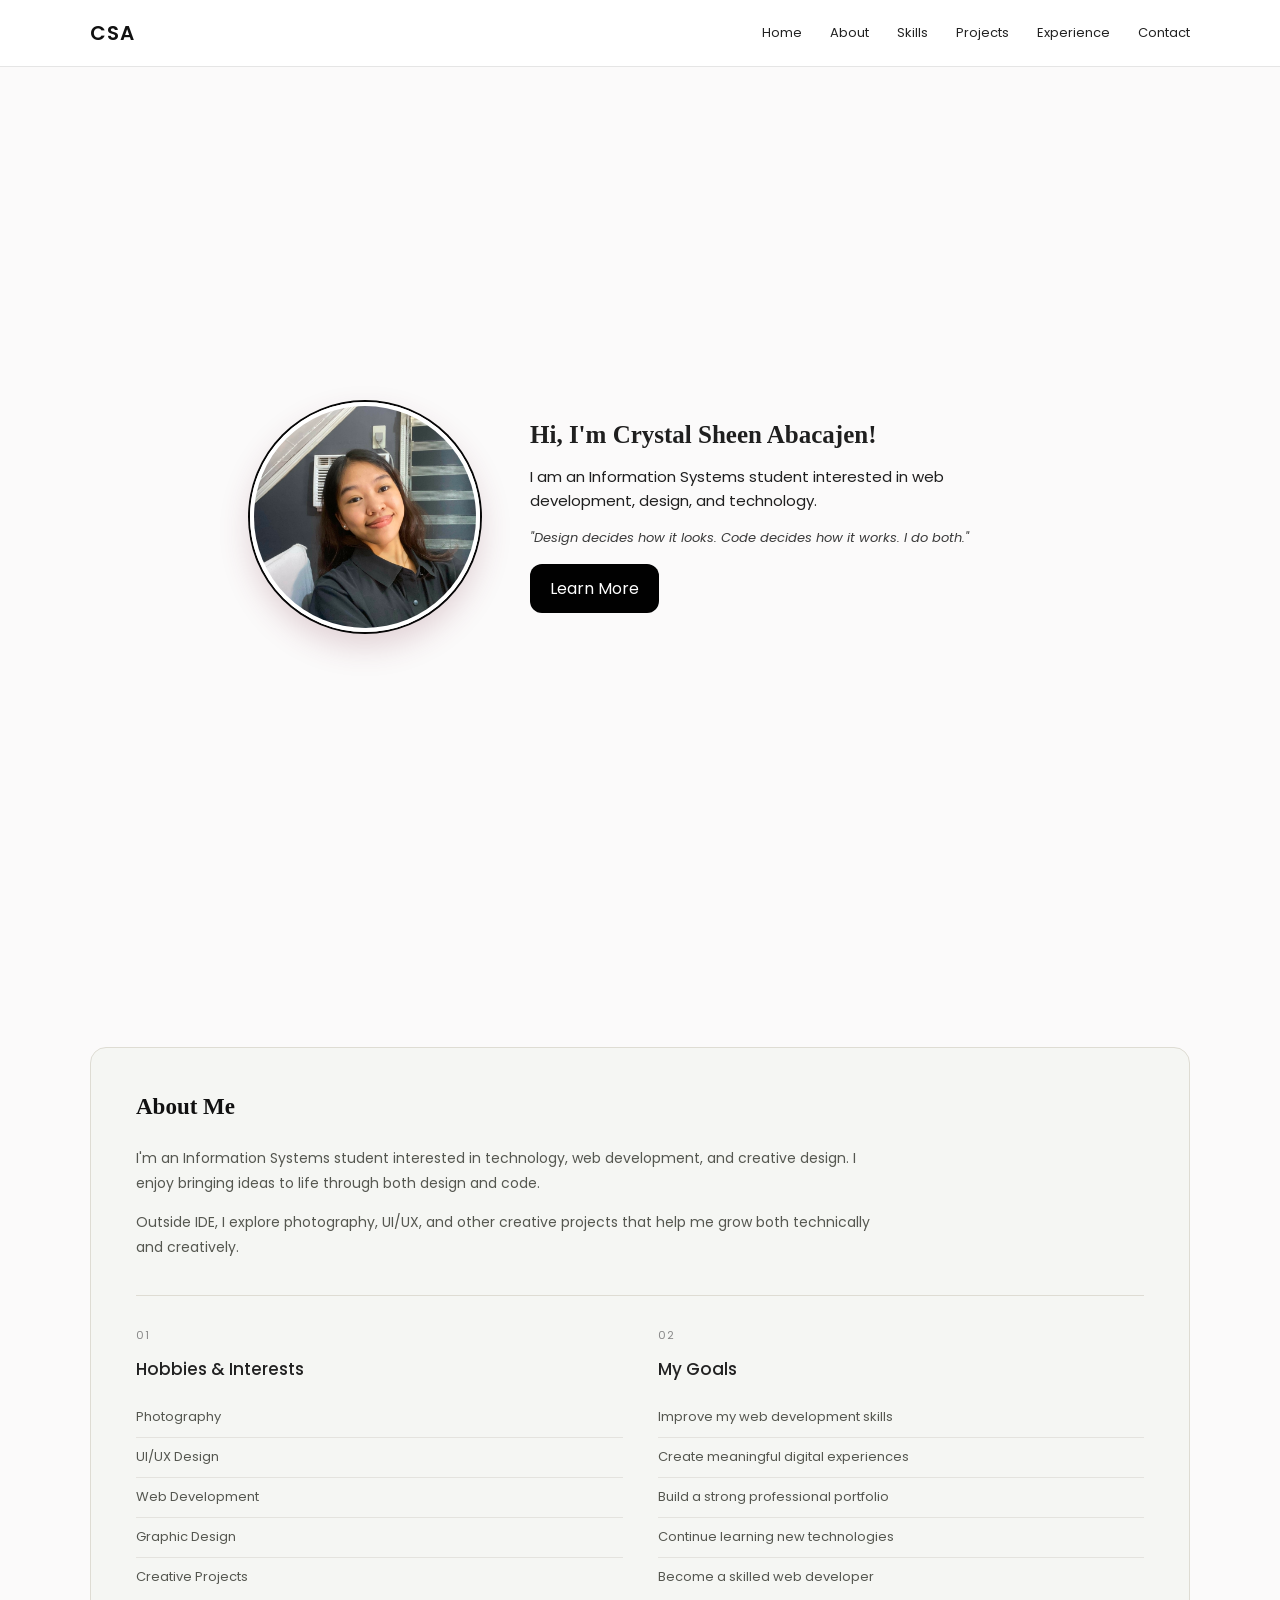
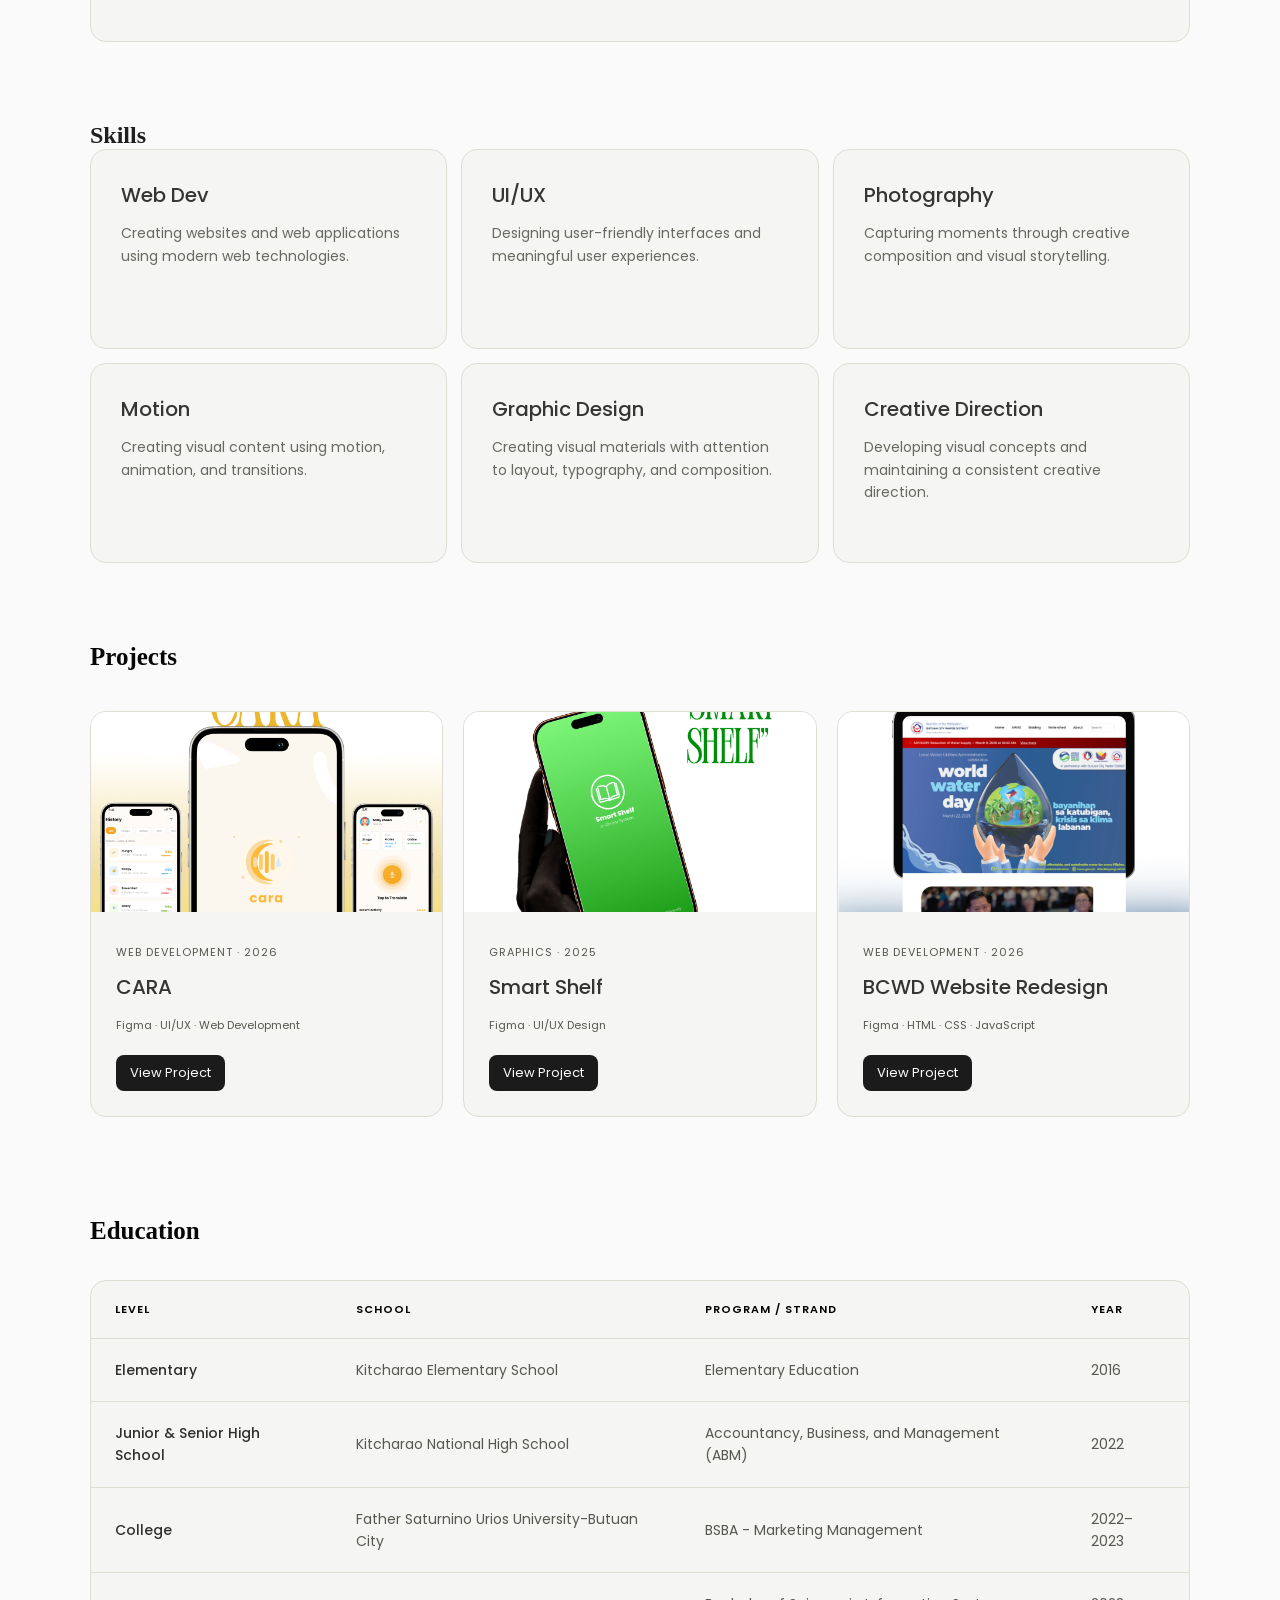
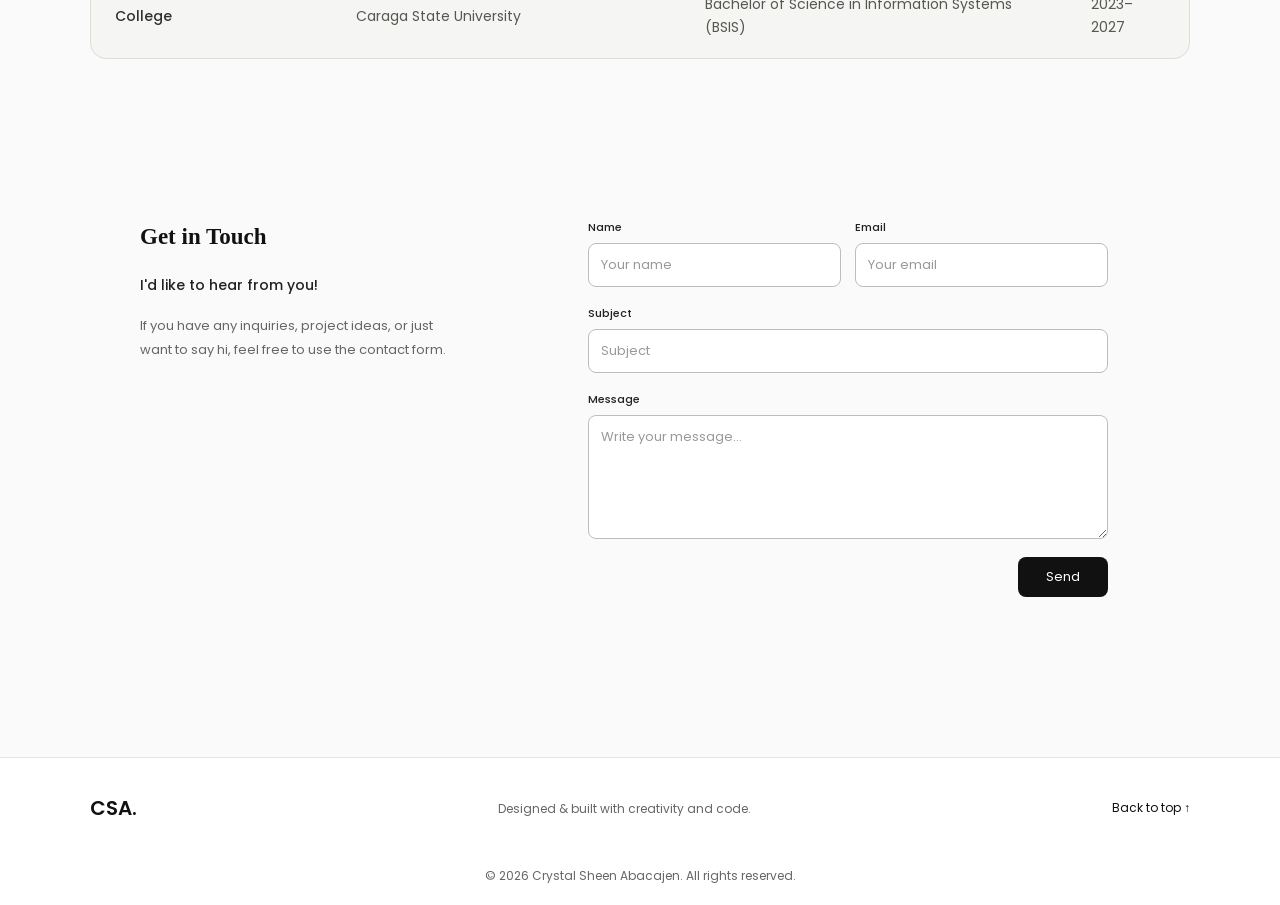
<file: index.html>
<!doctype html>
<html lang="en">
  <head>
    <meta charset="UTF-8" />
    <meta name="viewport" content="width=device-width, initial-scale=1.0" />

    <title>Crystal Sheen Abacajen | Portfolio</title>

    <link rel="stylesheet" href="style.css" />

    <link
      href="https://fonts.googleapis.com/css2?family=Poppins:wght@400;500;600&display=swap"
      rel="stylesheet"
    />
  </head>

  <body>
    <!-- Navigation -->
    <nav class="navbar">
      <div class="nav-container">
        <a href="#home" class="nav-logo"> CSA</a>

        <div class="nav-links">
          <a href="#home">Home</a>
          <a href="#about">About</a>
          <a href="#skills">Skills</a>
          <a href="#projects">Projects</a>
          <a href="#experience">Experience</a>
          <a href="#contact">Contact</a>
        </div>
      </div>
    </nav>
    <!-- Introduction -->
    <section id="home" class="intro">
      <img src="images/profile.jpg" alt="Crystal Sheen Abacajen" />

      <div class="intro-text">
        <h1>Hi, I'm Crystal Sheen Abacajen!</h1>

        <p>
          I am an Information Systems student interested in web development,
          design, and technology.
        </p>

        <p class="tagline">
          "Design decides how it looks. Code decides how it works. I do both."
        </p>

        <a href="#about">Learn More</a>
      </div>
    </section>

    <!-- About Me -->
    <section id="about" class="about">
      <div class="about-heading">
        <h2>About Me<span></span></h2>
      </div>

      <div class="about-description">
        <p>
          I'm an Information Systems student interested in technology, web
          development, and creative design. I enjoy bringing ideas to life
          through both design and code.
        </p>

        <p>
          Outside IDE, I explore photography, UI/UX, and other creative projects
          that help me grow both technically and creatively.
        </p>
      </div>

      <div class="about-grid">
        <div class="about-block">
          <span class="about-number">01</span>
          <h3>Hobbies & Interests</h3>

          <ul>
            <li>Photography</li>
            <li>UI/UX Design</li>
            <li>Web Development</li>
            <li>Graphic Design</li>
            <li>Creative Projects</li>
          </ul>
        </div>

        <div class="about-block">
          <span class="about-number">02</span>
          <h3>My Goals</h3>

          <ul>
            <li>Improve my web development skills</li>
            <li>Create meaningful digital experiences</li>
            <li>Build a strong professional portfolio</li>
            <li>Continue learning new technologies</li>
            <li>Become a skilled web developer</li>
          </ul>
        </div>
      </div>
    </section>

    <!-- Skills -->
    <section id="skills" class="skills">
      <h2>Skills</h2>

      <div class="skills-container">
        <!-- Web Development -->
        <div class="skill-card">
          <div class="card-inner">
            <div class="card-front">
              <h3>Web Dev</h3>

              <p>
                Creating websites and web applications using modern web
                technologies.
              </p>
            </div>

            <div class="card-back">
              <img src="images/image1.jpg" alt="Web Development" />
            </div>
          </div>
        </div>

        <!-- UI/UX -->
        <div class="skill-card">
          <div class="card-inner">
            <div class="card-front">
              <h3>UI/UX</h3>

              <p>
                Designing user-friendly interfaces and meaningful user
                experiences.
              </p>
            </div>

            <div class="card-back">
              <img src="images/image2.jpg" alt="UI UX Design" />
            </div>
          </div>
        </div>

        <!-- Photography -->
        <div class="skill-card">
          <div class="card-inner">
            <div class="card-front">
              <h3>Photography</h3>

              <p>
                Capturing moments through creative composition and visual
                storytelling.
              </p>
            </div>

            <div class="card-back">
              <img src="images/image3.jpg" alt="Photography" />
            </div>
          </div>
        </div>

        <!-- Motion -->
        <div class="skill-card">
          <div class="card-inner">
            <div class="card-front">
              <h3>Motion</h3>

              <p>
                Creating visual content using motion, animation, and
                transitions.
              </p>
            </div>

            <div class="card-back">
              <img src="images/image4.jpg" alt="Motion Design" />
            </div>
          </div>
        </div>

        <!-- Graphic Design -->
        <div class="skill-card">
          <div class="card-inner">
            <div class="card-front">
              <h3>Graphic Design</h3>

              <p>
                Creating visual materials with attention to layout, typography,
                and composition.
              </p>
            </div>

            <div class="card-back">
              <img src="images/image5.jpg" alt="Graphic Design" />
            </div>
          </div>
        </div>

        <!-- Creative Direction -->
        <div class="skill-card">
          <div class="card-inner">
            <div class="card-front">
              <h3>Creative Direction</h3>

              <p>
                Developing visual concepts and maintaining a consistent creative
                direction.
              </p>
            </div>

            <div class="card-back">
              <img src="images/image6.jpg" alt="Creative Direction" />
            </div>
          </div>
        </div>
      </div>
    </section>

    <!-- Projects -->
    <section id="projects" class="projects">
      <h2>Projects</h2>
      <div class="projects-container">
        <!-- CARA -->
        <div class="project-card">
          <img src="images/cara-view.png" alt="CARA project" />

          <div class="project-info">
            <p class="project-type">WEB DEVELOPMENT · 2026</p>

            <h3>CARA</h3>

            <p class="technologies">Figma · UI/UX · Web Development</p>

            <a href="cara.html" class="project-link"> View Project </a>
          </div>
        </div>

        <!-- Smart Shelf -->
        <div class="project-card">
          <img src="images/smart-shelf-view.png" alt="Smart Shelf project" />
          <div class="project-info">
            <p class="project-type">GRAPHICS · 2025</p>

            <h3>Smart Shelf</h3>

            <p class="technologies">Figma · UI/UX Design</p>

            <a href="smartshelf.html" class="project-link"> View Project </a>
          </div>
        </div>

        <!-- BCWD -->
        <div class="project-card">
          <img src="images/bcwd-view.png" alt="BCWD website redesign" />
          <div class="project-info">
            <p class="project-type">WEB DEVELOPMENT · 2026</p>

            <h3>BCWD Website Redesign</h3>

            <p class="technologies">Figma · HTML · CSS · JavaScript</p>

            <a href="bcwd.html" class="project-link"> View Project </a>
          </div>
        </div>
      </div>
    </section>

    <!-- Education & Experience -->
    <section id="experience" class="education">
      <h2>Education</h2>

      <div class="table-container">
        <table>
          <thead>
            <tr>
              <th>Level</th>
              <th>School</th>
              <th>Program / Strand</th>
              <th>Year</th>
            </tr>
          </thead>

          <tbody>
            <tr>
              <td>Elementary</td>
              <td>Kitcharao Elementary School</td>
              <td>Elementary Education</td>
              <td>2016</td>
            </tr>

            <tr>
              <td>Junior & Senior High School</td>
              <td>Kitcharao National High School</td>
              <td>Accountancy, Business, and Management (ABM)</td>
              <td>2022</td>
            </tr>

            <tr>
              <td>College</td>
              <td>Father Saturnino Urios University-Butuan City</td>
              <td>BSBA - Marketing Management</td>
              <td>2022–2023</td>
            </tr>

            <tr>
              <td>College</td>
              <td>Caraga State University</td>
              <td>Bachelor of Science in Information Systems (BSIS)</td>
              <td>2023–2027</td>
            </tr>
          </tbody>
        </table>
      </div>
    </section>

    <!-- Contact -->
    <section id="contact" class="contact">
      <div class="contact-container">
        <!-- Contact Information -->
        <div class="contact-info">
          <h2>Get in Touch</h2>

          <h3>I'd like to hear from you!</h3>

          <p>
            If you have any inquiries, project ideas, or just want to say hi,
            feel free to use the contact form.
          </p>
        </div>

        <!-- Contact Form -->
        <form class="contact-form">
          <!-- Name + Email -->
          <div class="form-row">
            <div class="form-group">
              <label for="name">Name</label>

              <input
                type="text"
                id="name"
                name="name"
                placeholder="Your name"
                required
              />
            </div>

            <div class="form-group">
              <label for="email">Email</label>

              <input
                type="email"
                id="email"
                name="email"
                placeholder="Your email"
                required
              />
            </div>
          </div>

          <!-- Subject -->
          <div class="form-group">
            <label for="subject">Subject</label>

            <input
              type="text"
              id="subject"
              name="subject"
              placeholder="Subject"
              required
            />
          </div>

          <!-- Message -->
          <div class="form-group">
            <label for="message">Message</label>

            <textarea
              id="message"
              name="message"
              rows="5"
              placeholder="Write your message..."
              required
            ></textarea>
          </div>

          <!-- Send -->
          <button type="submit" class="send-button">Send</button>
        </form>
      </div>
    </section>

    <!-- Footer -->
    <footer class="footer">
      <div class="footer-container">
        <a href="#home" class="footer-logo">CSA.</a>

        <p>Designed & built with creativity and code.</p>

        <a href="#home" class="back-to-top">Back to top ↑</a>
      </div>

      <div class="footer-bottom">
        <p>&copy; 2026 Crystal Sheen Abacajen. All rights reserved.</p>
      </div>
    </footer>
  </body>
</html>
</file>
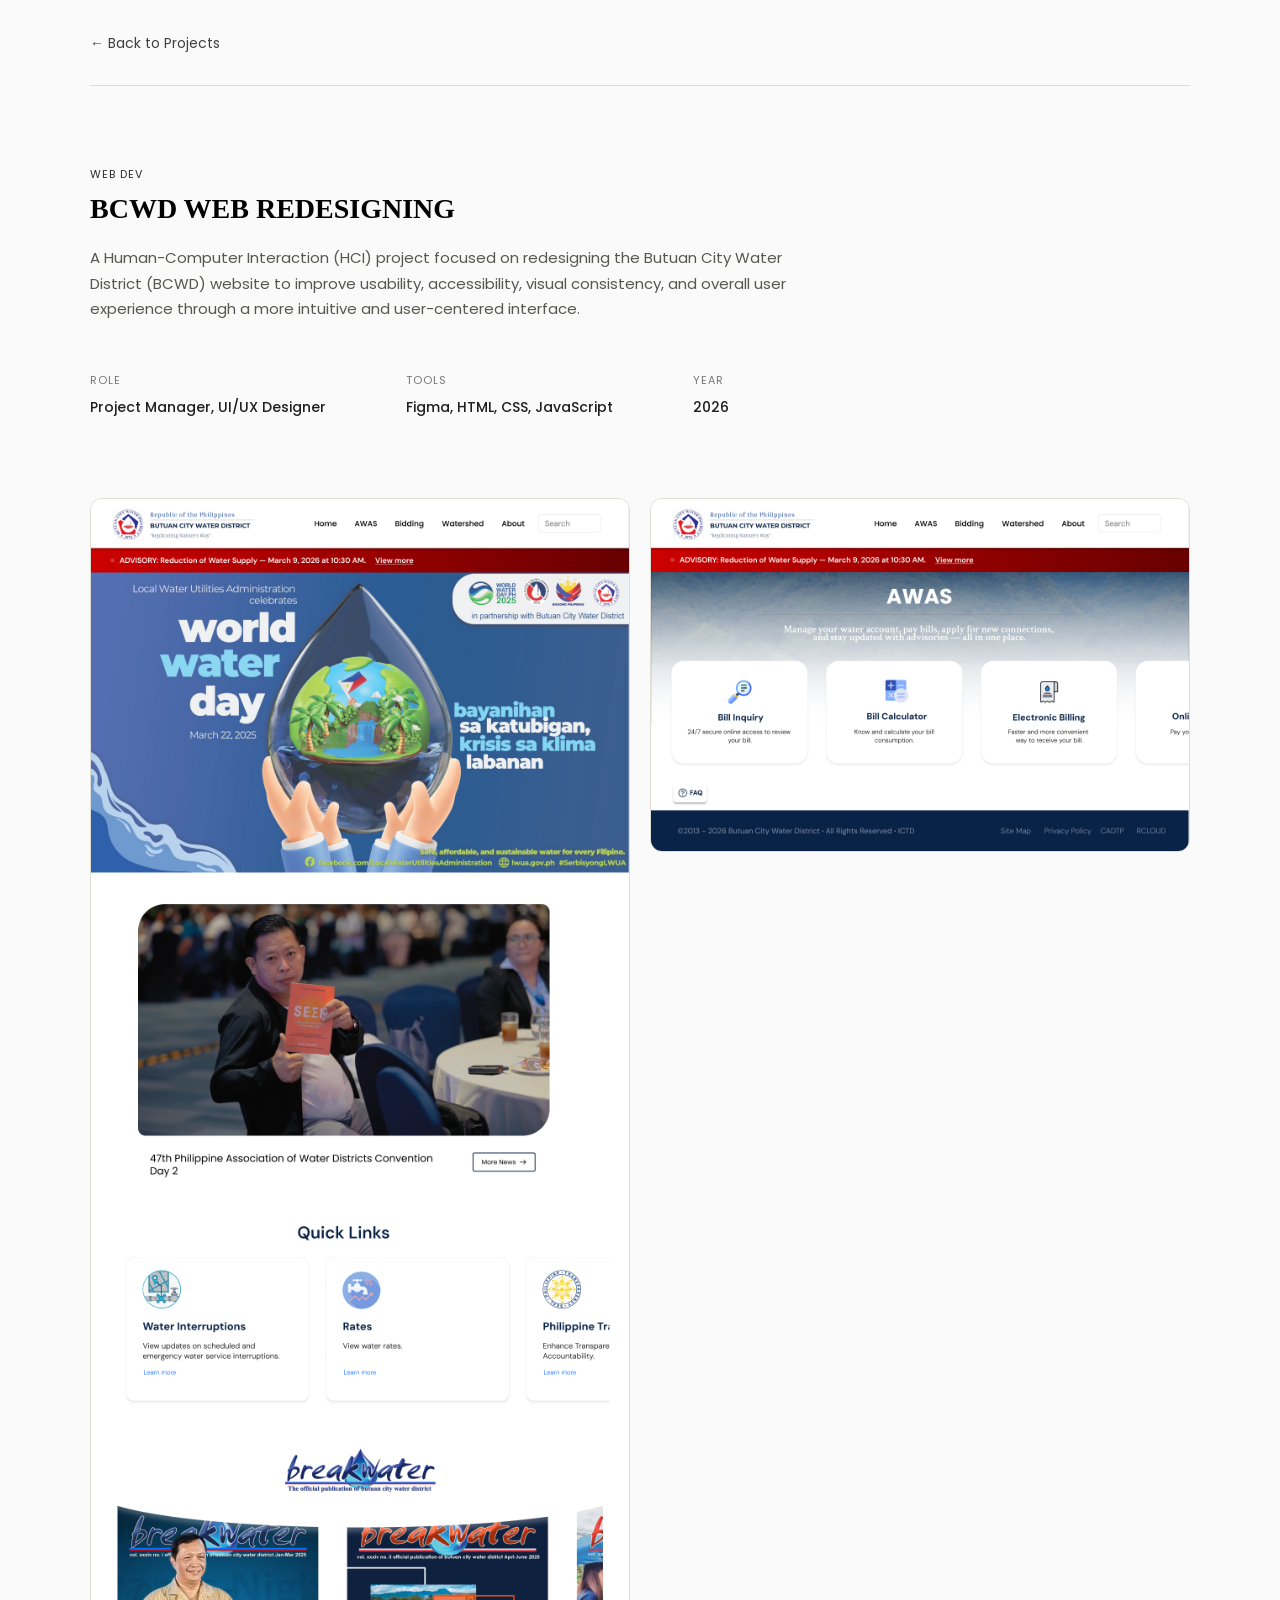
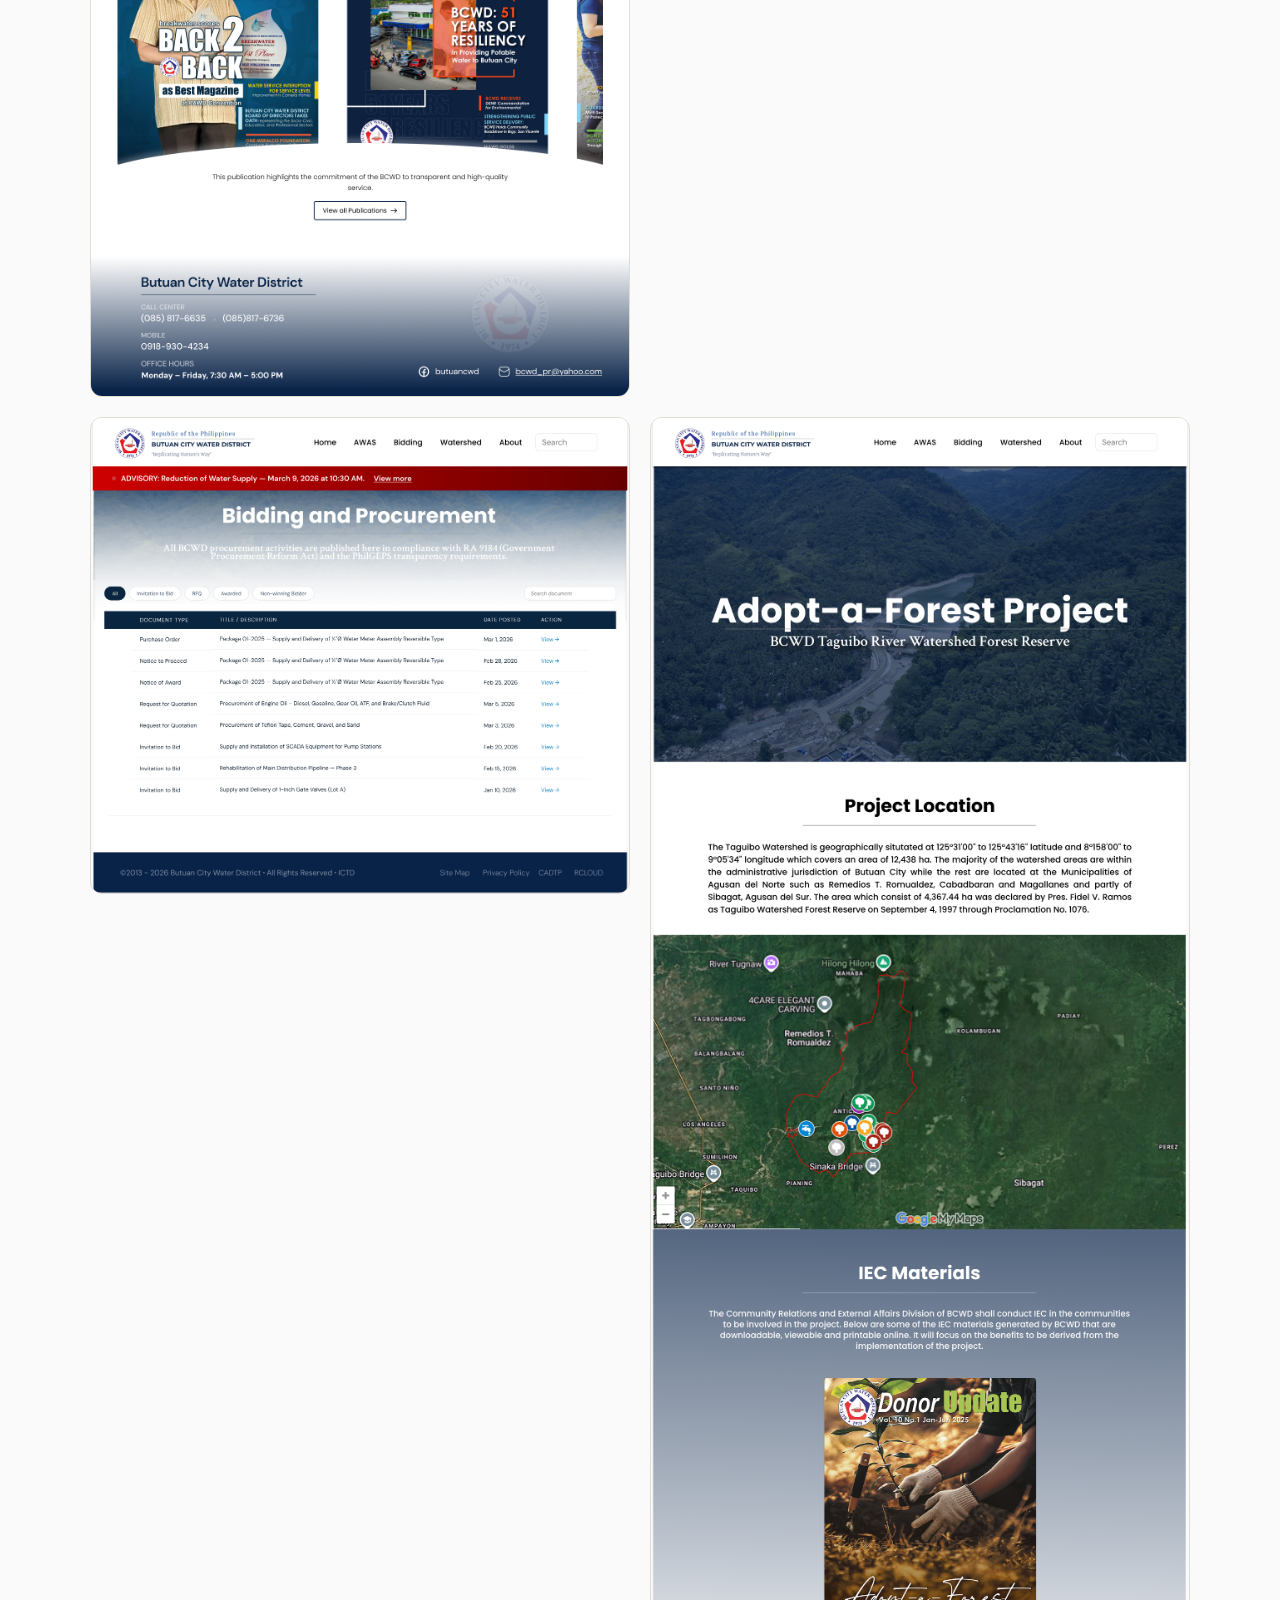
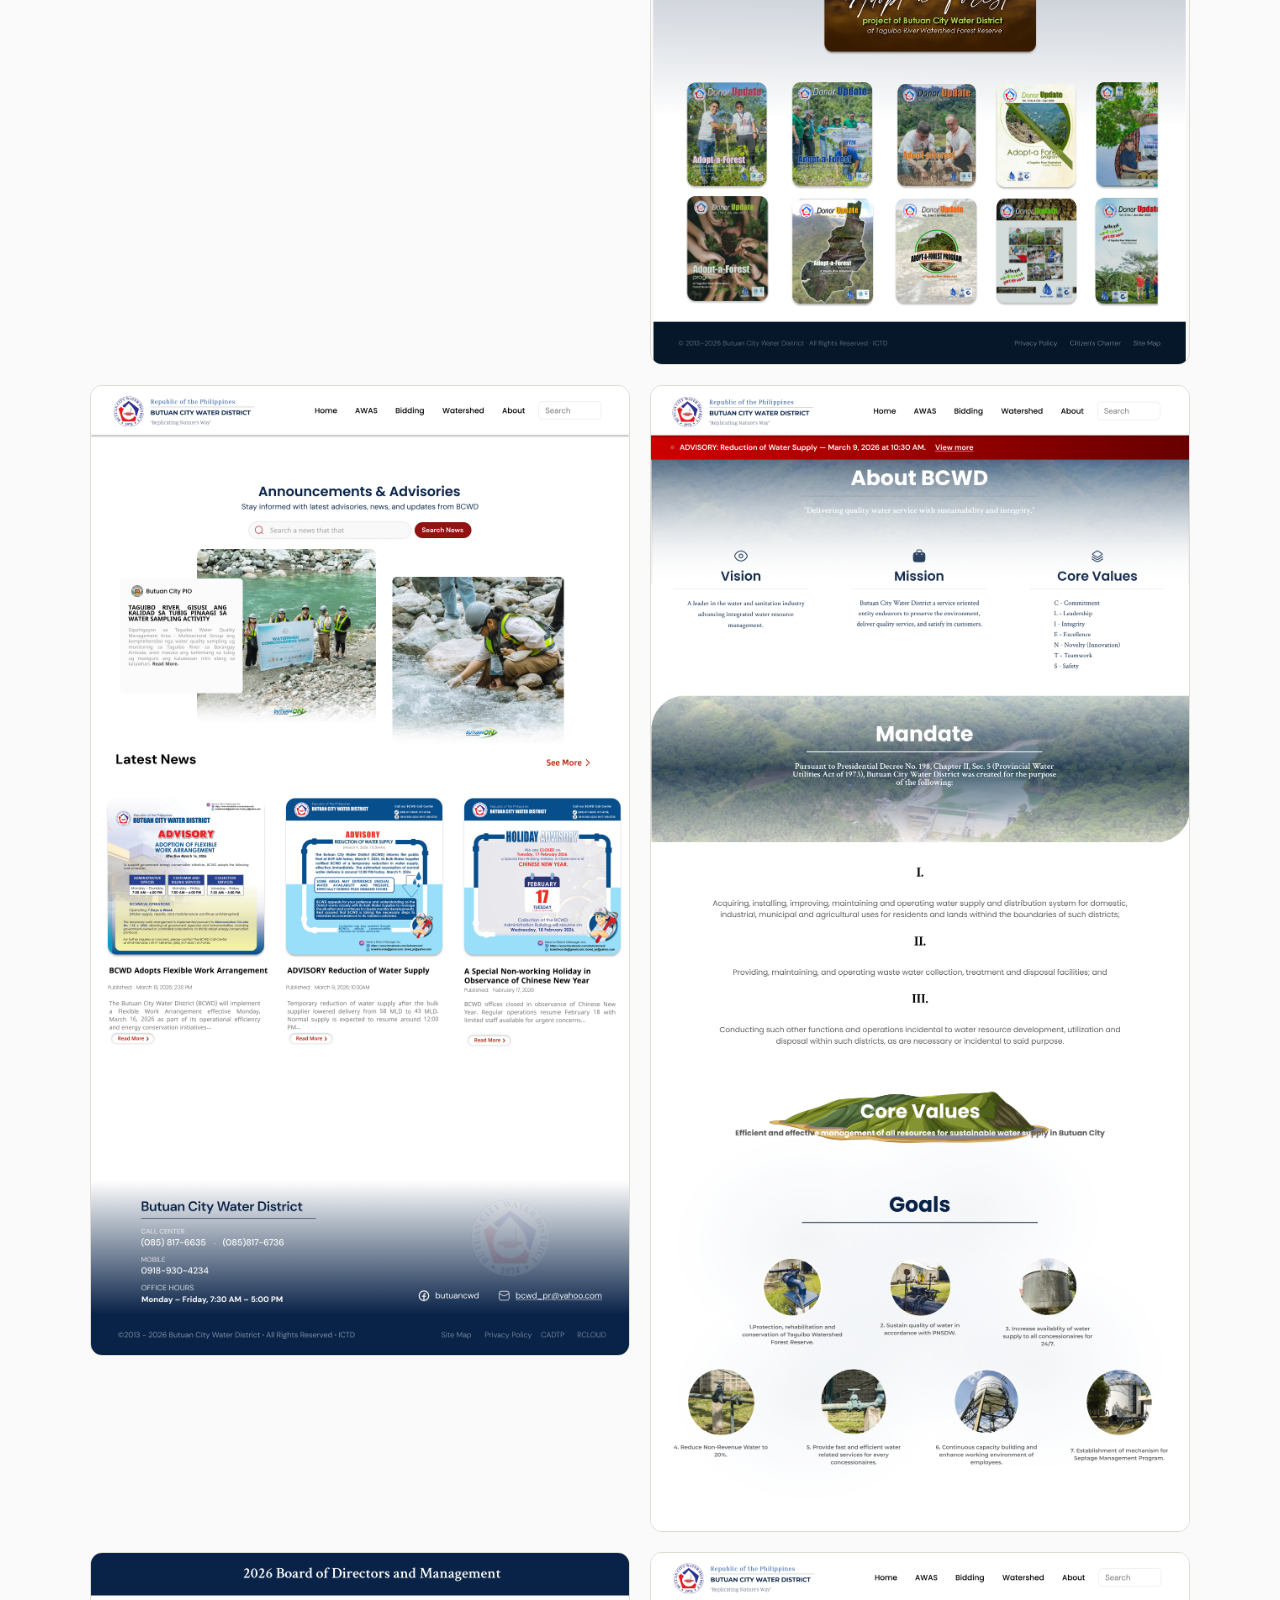
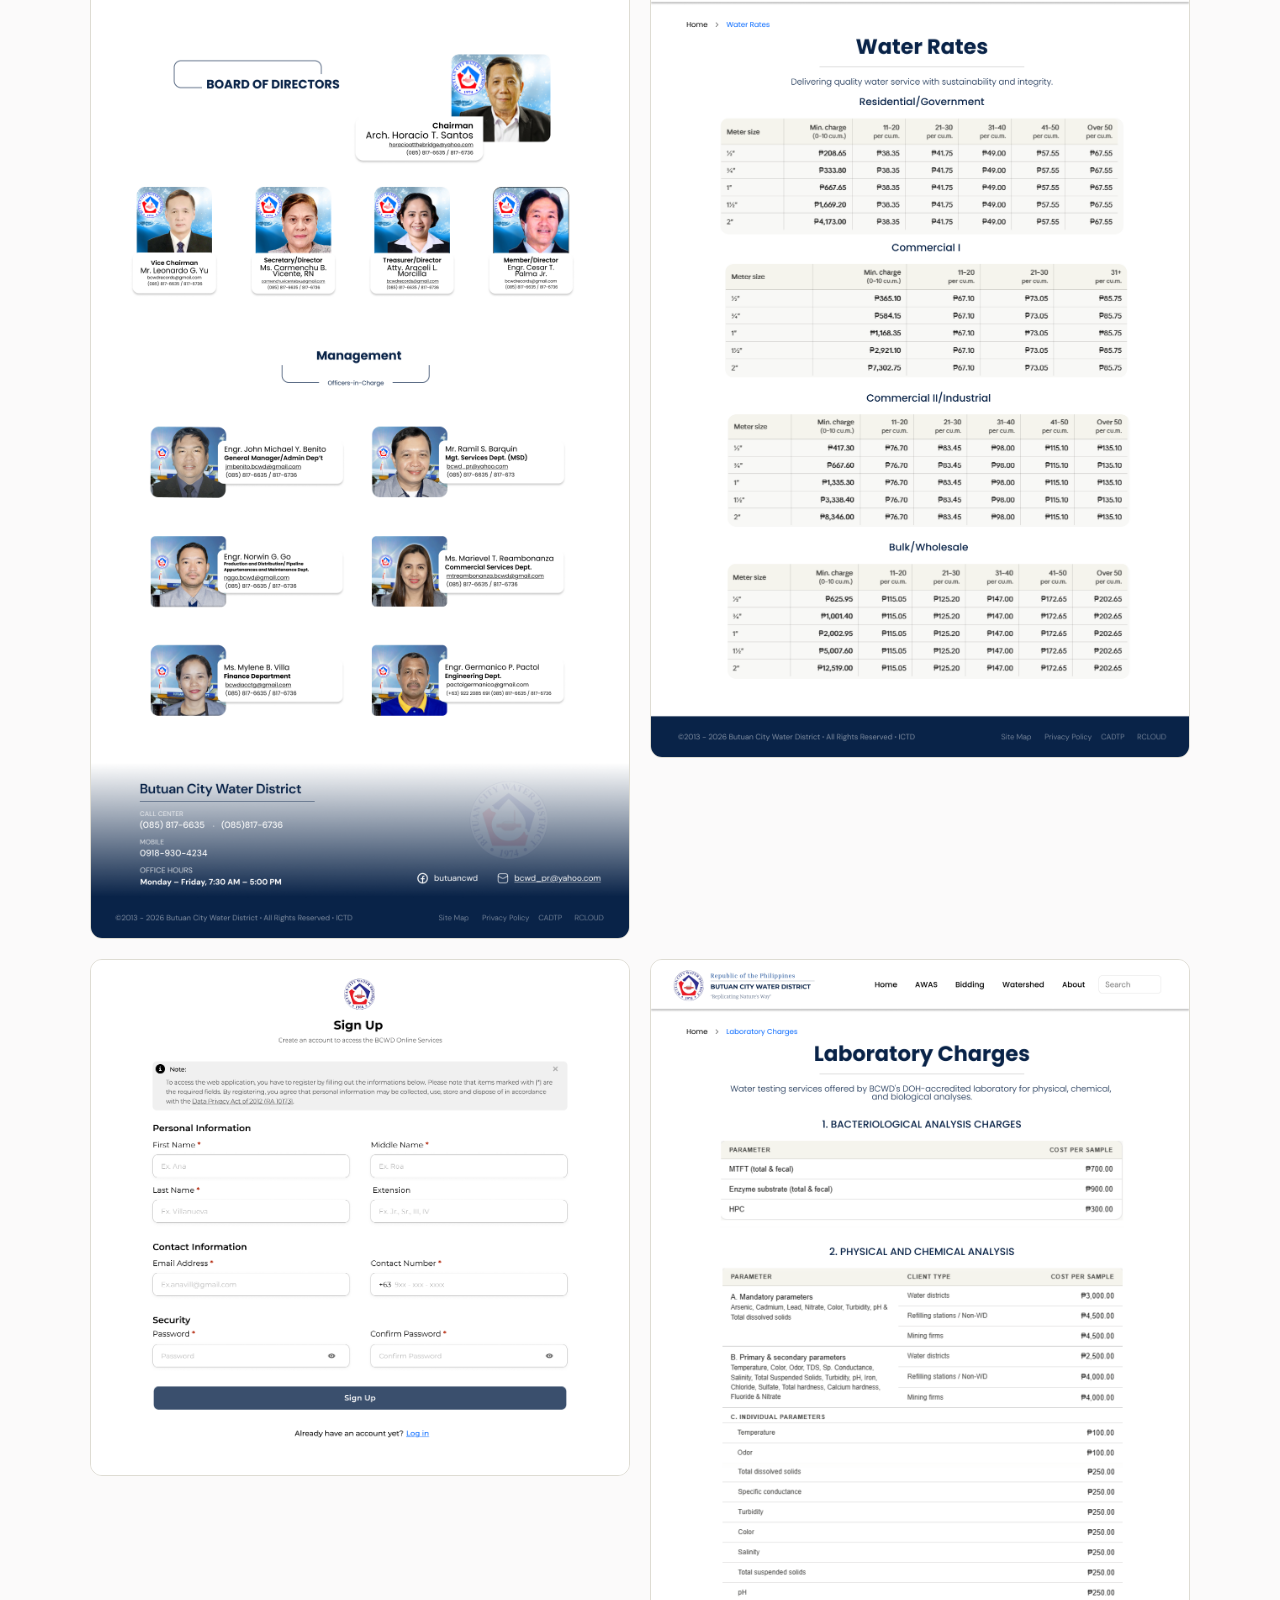
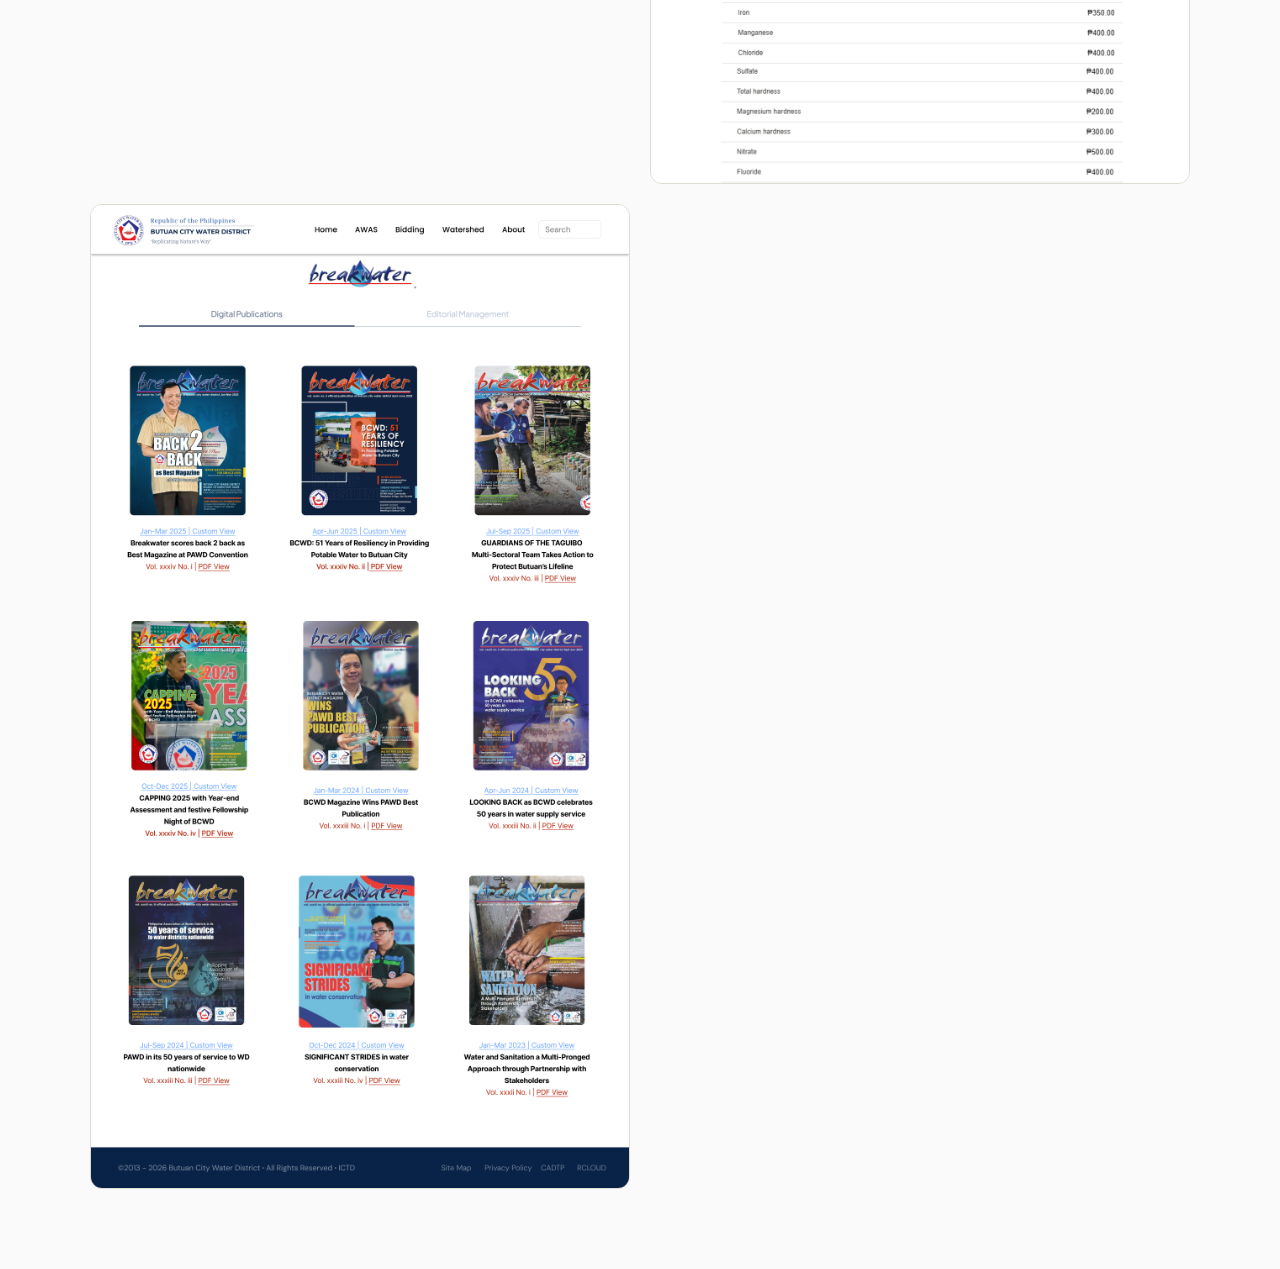
<file: bcwd.html>
<!doctype html>
<html lang="en">
<head>
    <meta charset="UTF-8">
    <meta name="viewport" content="width=device-width, initial-scale=1.0">
    <title>CARA — Project</title>
    <link rel="stylesheet" href="style.css">
    <link href="https://fonts.googleapis.com/css2?family=Poppins:wght@400;500;600&display=swap" rel="stylesheet">
</head>

<body>

    <main class="project-page">

        <header class="project-header">
            <a href="index.html#projects" class="back-link">← Back to Projects</a>
        </header>

        <section class="project-intro">

            <p class="project-type">WEB DEV</p>

            <h1>BCWD WEB REDESIGNING</h1>

            <p class="project-description">
                A Human-Computer Interaction (HCI) project focused on redesigning the Butuan City Water District (BCWD) website to improve usability, accessibility, visual consistency, and overall user experience through a more intuitive and user-centered interface.
            </p>

            <div class="project-details">
                <div>
                    <span>ROLE</span>
                    <strong>Project Manager, UI/UX Designer</strong>
                </div>

                <div>
                    <span>TOOLS</span>
                    <strong>Figma, HTML, CSS, JavaScript</strong>
                </div>

                <div>
                    <span>YEAR</span>
                    <strong>2026</strong>
                </div>
            </div>

        </section>


        <section class="project-gallery">
            <img src="images/bcwd-projects/bcwd1.png">
            <img src="images/bcwd-projects/bcwd2.png">
            <img src="images/bcwd-projects/bcwd3.png">
            <img src="images/bcwd-projects/bcwd4.png">
            <img src="images/bcwd-projects/bcwd5.png">
            <img src="images/bcwd-projects/bcwd6.png">
            <img src="images/bcwd-projects/bcwd7.png">
            <img src="images/bcwd-projects/bcwd8.png">
            <img src="images/bcwd-projects/bcwd9.png">
            <img src="images/bcwd-projects/bcwd10.png">
            <img src="images/bcwd-projects/bcwd11.png">

        </section>

    </main>

</body>
</html>
</file>
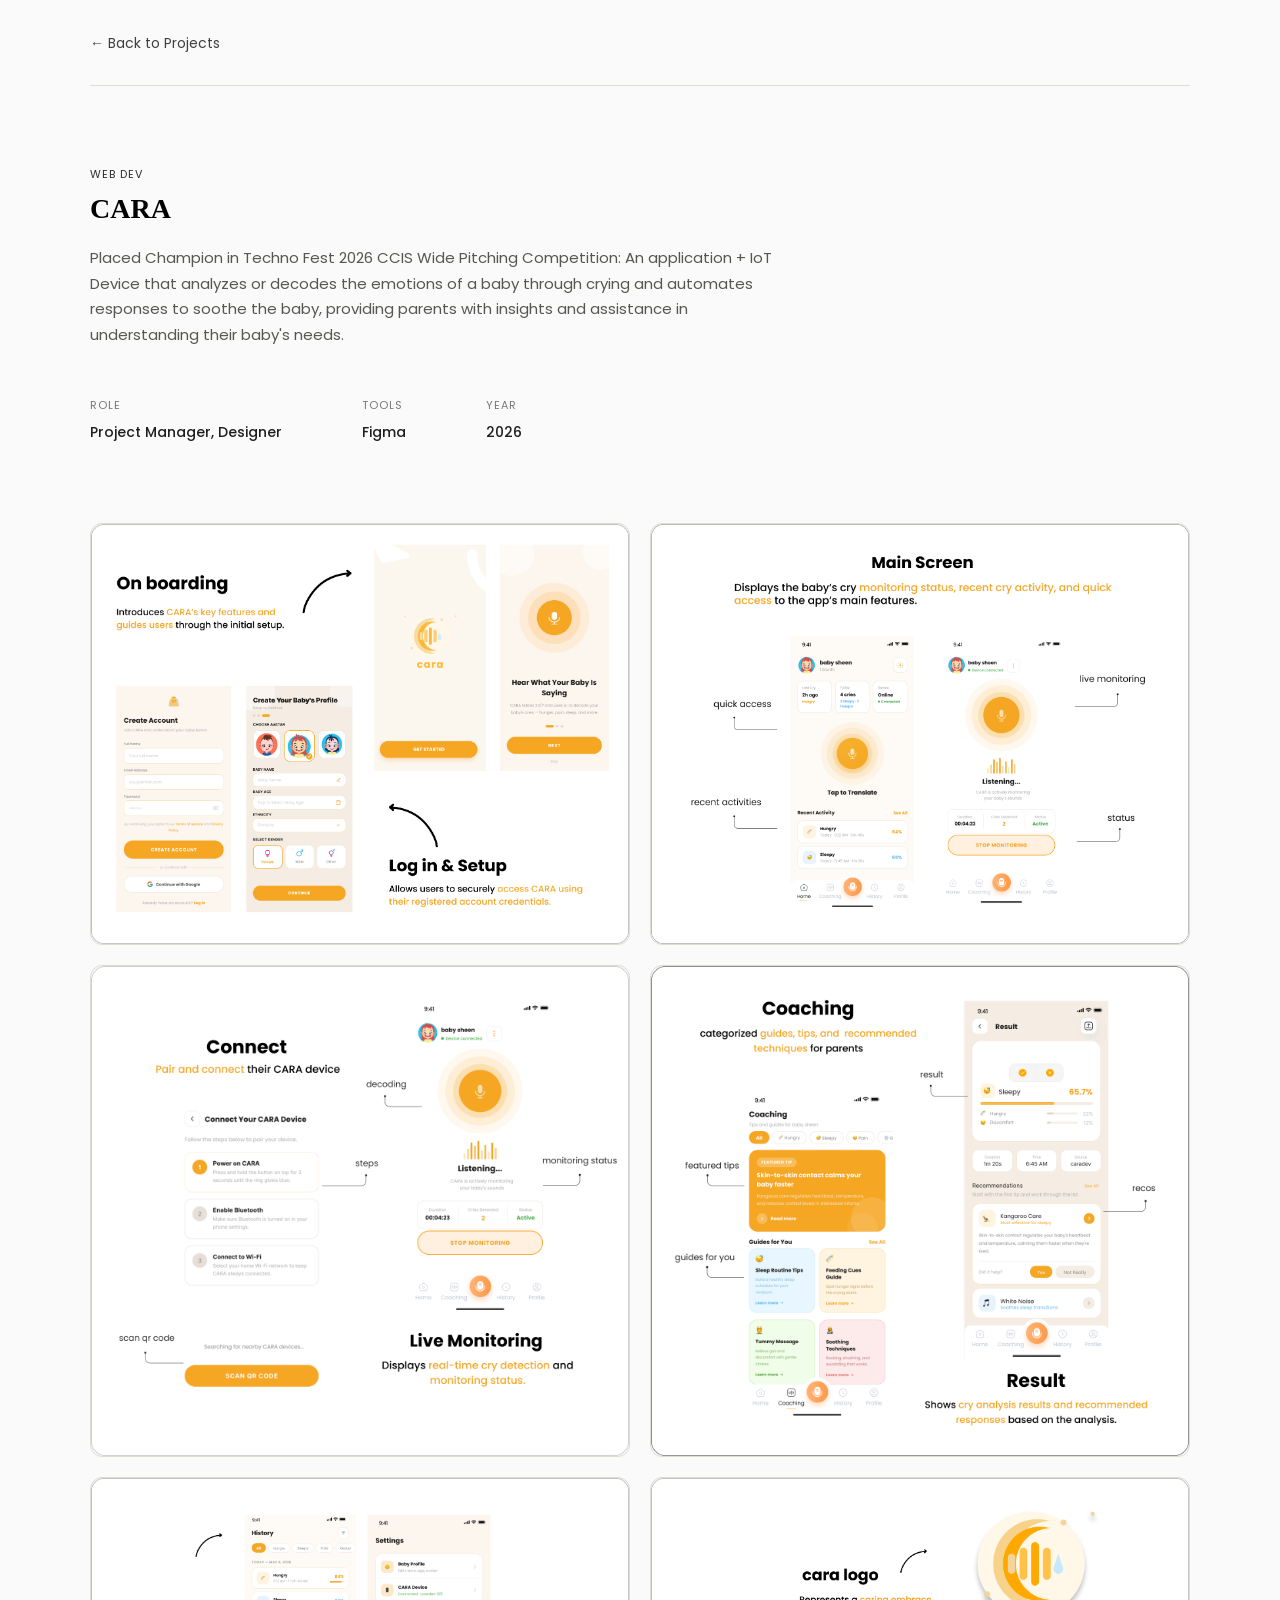
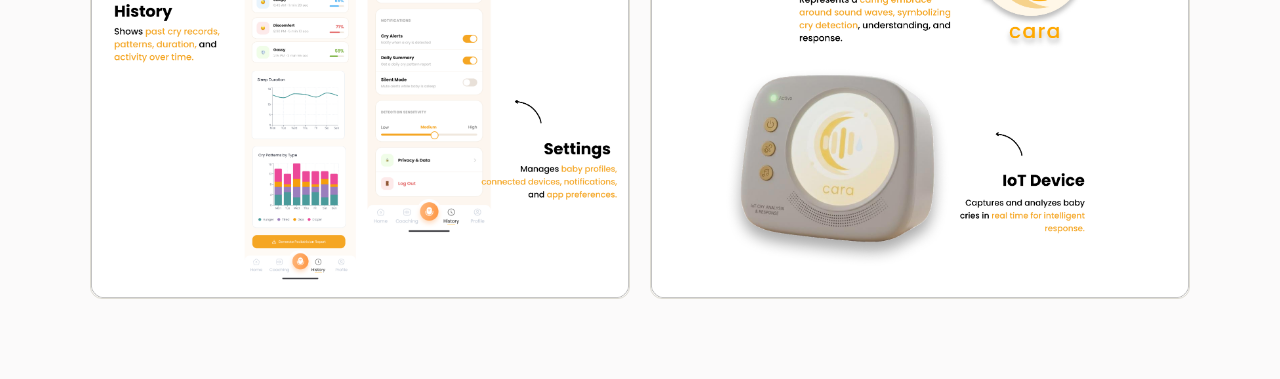
<file: cara.html>
<!doctype html>
<html lang="en">
<head>
    <meta charset="UTF-8">
    <meta name="viewport" content="width=device-width, initial-scale=1.0">
    <title>CARA — Project</title>
    <link rel="stylesheet" href="style.css">
    <link href="https://fonts.googleapis.com/css2?family=Poppins:wght@400;500;600&display=swap" rel="stylesheet">
</head>

<body>

    <main class="project-page">

        <header class="project-header">
            <a href="index.html#projects" class="back-link">← Back to Projects</a>
        </header>

        <section class="project-intro">

            <p class="project-type">WEB DEV</p>

            <h1>CARA</h1>

            <p class="project-description">
                Placed Champion in Techno Fest 2026 CCIS Wide Pitching Competition: An application + IoT Device that analyzes or decodes the emotions of a baby through crying and automates responses to soothe the baby, providing parents with insights and assistance in understanding their baby's needs.
            </p>

            <div class="project-details">
                <div>
                    <span>ROLE</span>
                    <strong>Project Manager, Designer</strong>
                </div>

                <div>
                    <span>TOOLS</span>
                    <strong>Figma</strong>
                </div>

                <div>
                    <span>YEAR</span>
                    <strong>2026</strong>
                </div>
            </div>

        </section>


        <section class="project-gallery">

            <img src="images/cara-projects/cara1.png" alt="CARA onboarding design">
            <img src="images/cara-projects/cara2.png" alt="CARA project screen">
            <img src="images/cara-projects/cara3.png" alt="CARA interface">
            <img src="images/cara-projects/cara4.png" alt="CARA interface">
            <img src="images/cara-projects/cara5.png" alt="CARA interface">
            <img src="images/cara-projects/cara6.png" alt="CARA interface">

        </section>

    </main>

</body>
</html>
</file>
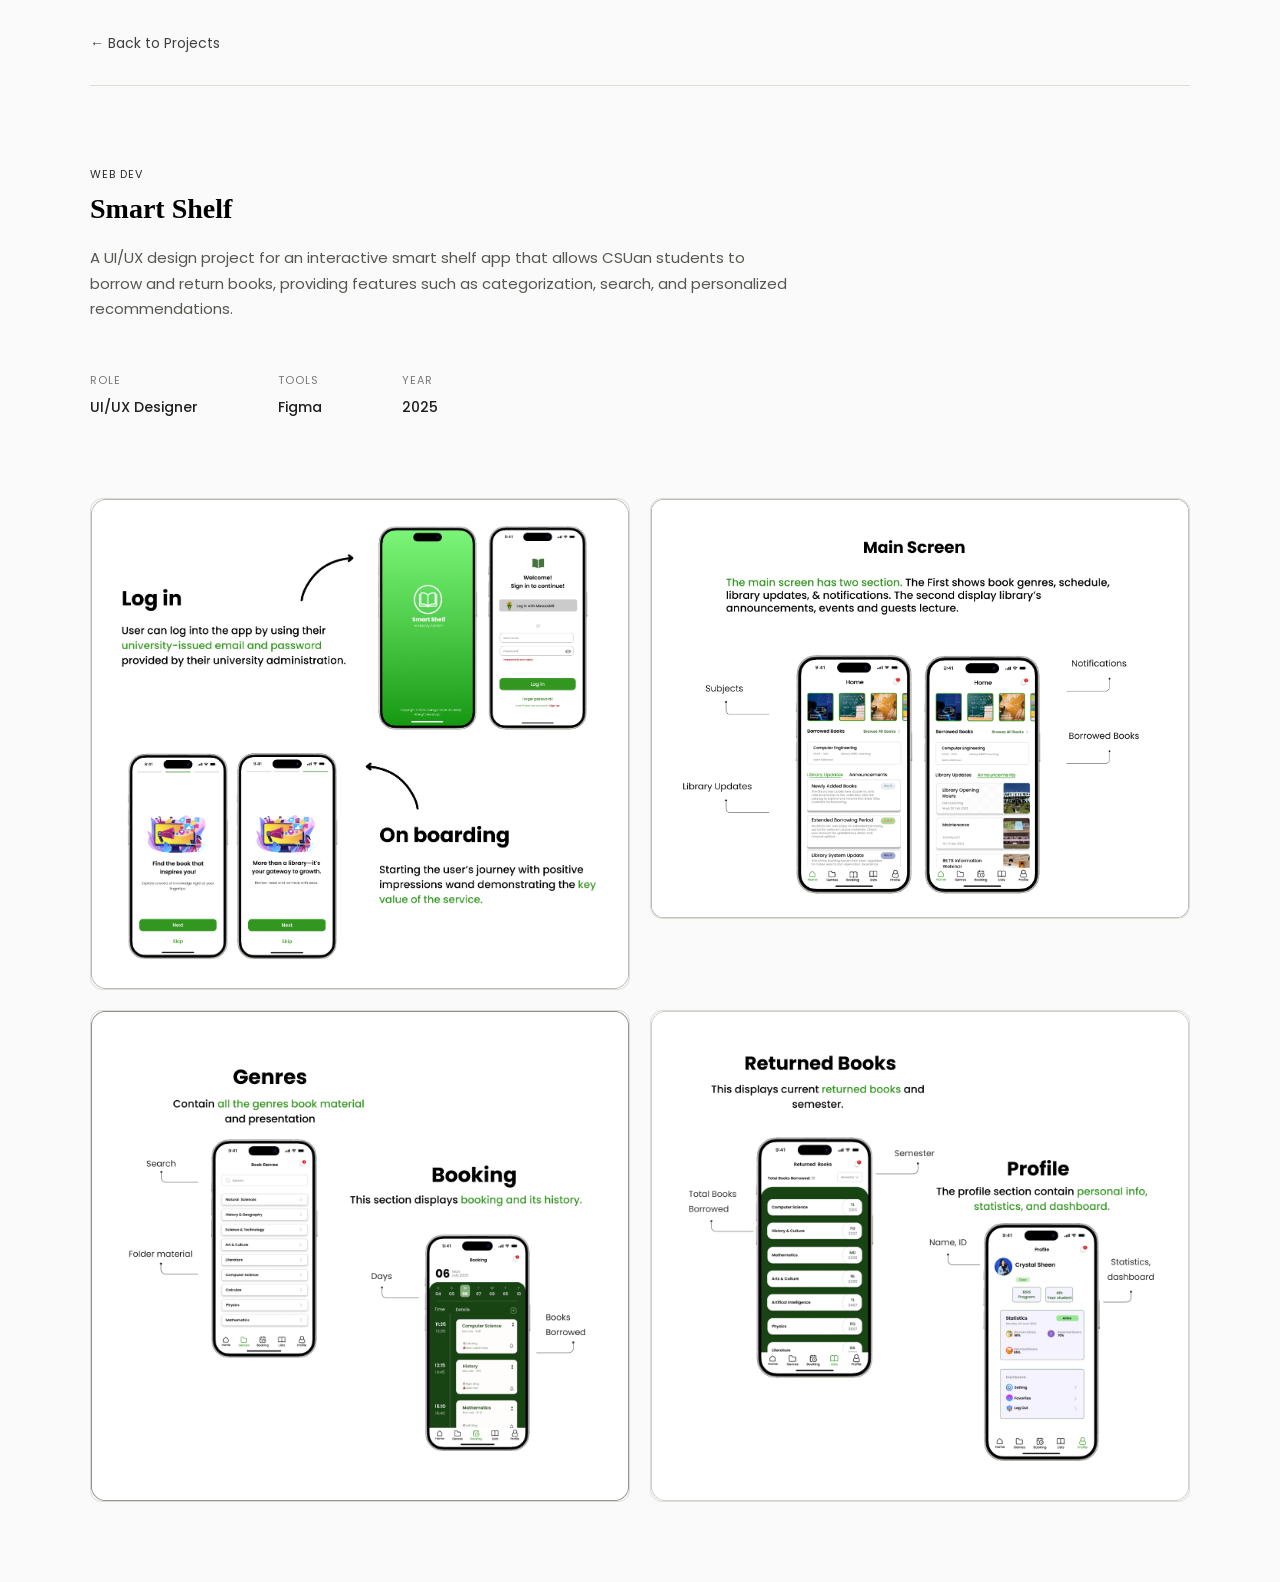
<file: smartshelf.html>
<!doctype html>
<html lang="en">
<head>
    <meta charset="UTF-8">
    <meta name="viewport" content="width=device-width, initial-scale=1.0">
    <title>CARA — Project</title>
    <link rel="stylesheet" href="style.css">
    <link href="https://fonts.googleapis.com/css2?family=Poppins:wght@400;500;600&display=swap" rel="stylesheet">
</head>

<body>

    <main class="project-page">

        <header class="project-header">
            <a href="index.html#projects" class="back-link">← Back to Projects</a>
        </header>

        <section class="project-intro">

            <p class="project-type">WEB DEV</p>

            <h1>Smart Shelf</h1>

            <p class="project-description">
                A UI/UX design project for an interactive smart shelf app that allows CSUan students to borrow and return books, providing features such as categorization, search, and personalized recommendations.
            </p>

            <div class="project-details">
                <div>
                    <span>ROLE</span>
                    <strong>UI/UX Designer</strong>
                </div>

                <div>
                    <span>TOOLS</span>
                    <strong>Figma</strong>
                </div>

                <div>
                    <span>YEAR</span>
                    <strong>2025</strong>
                </div>
            </div>

        </section>


        <section class="project-gallery">

            <img src="images/smartshelf-projects/lms1.png">
<img src="images/smartshelf-projects/lms2.png">
<img src="images/smartshelf-projects/lms3.png">
<img src="images/smartshelf-projects/lms4.png">

        </section>

    </main>

</body>
</html>
</file>
<file: style.css>
/* =========================
   GENERAL
========================= */

* {
  margin: 0;
  padding: 0;
  box-sizing: border-box;
}

html {
  scroll-behavior: smooth;
}

body {
  font-family: "Poppins", Arial, sans-serif;
  background: #fbfafa;
  color: #1f1f1f;
}

h1,
h2 {
  font-family: Georgia, serif;
}

/* =========================
   INTRODUCTION
========================= */

.intro {
  min-height: 100vh;
  display: flex;
  align-items: center;
  justify-content: center;
  gap: 50px;
  padding: 40px;
}

.intro img {
  width: 230px;
  height: 230px;
  object-fit: cover;
  border-radius: 50%;
  border: 4px solid #ffffff;
  box-shadow:
    0 0 0 2px #060606,
    0 14px 32px rgba(120, 43, 66, 0.2);
}

.intro-text {
  max-width: 500px;
}

.intro-text h1 {
  font-size: 25px;
  line-height: 1.15;
  margin-bottom: 15px;
}

.intro-text p {
  font-size: 15px;
  line-height: 1.6;
  margin-bottom: 15px;
}

.intro-text .tagline {
  font-size: 13px;
  font-style: italic;
  color: #3a3a3a;
}

.intro-text a {
  display: inline-block;
  padding: 12px 20px;
  background: #010101;
  color: white;
  text-decoration: none;
  border-radius: 12px;
  transition:
    background 0.25s ease,
    transform 0.25s ease;
}

.intro-text a:hover {
  background: #303030;
  transform: translateY(-2px);
}

/* =========================
   ABOUT ME
========================= */

.about {
  width: 90%;
  max-width: 1100px;
  margin: 80px auto;
  padding: 45px;
  background: #f5f6f3;
  border: 1px solid #dedcd3;
  border-radius: 16px;
}

/* Heading */

.about-heading {
  margin-bottom: 25px;
}

.section-label {
  margin-bottom: 10px;
  font-size: 10px;
  font-weight: 500;
  letter-spacing: 2px;
  color: #777777;
}

.about-heading h2 {
  font-size: 23px;
  line-height: 1.2;
  color: #111111;
}

/* Introduction text */

.about-description {
  max-width: 750px;
  margin-bottom: 35px;
}

.about-description p {
  margin-bottom: 14px;
  font-size: 14px;
  line-height: 1.8;
  color: #555750;
}

/* Hobbies and goals */

.about-grid {
  display: grid;
  grid-template-columns: repeat(2, minmax(0, 1fr));
  gap: 35px;
  padding-top: 25px;
  border-top: 1px solid #dedcd3;
}

.about-block {
  min-width: 0;
}

.about-number {
  display: inline-block;
  margin-bottom: 12px;
  font-size: 11px;
  letter-spacing: 1px;
  color: #888888;
}

.about-block h3 {
  margin-bottom: 16px;
  font-size: 17px;
  font-weight: 500;
  color: #222222;
}

.about-block ul {
  list-style: none;
  padding: 0;
  margin: 0;
}

.about-block li {
  padding: 9px 0;
  border-bottom: 1px solid #e4e3de;
  font-size: 13px;
  line-height: 1.6;
  color: #555750;
}

.about-block li:last-child {
  border-bottom: none;
}

/* Mobile */

@media (max-width: 640px) {
  .about {
    padding: 28px 22px;
    margin: 45px auto;
  }

  .about-heading {
    margin-bottom: 20px;
  }

  .about-heading h2 {
    font-size: 27px;
  }

  .section-label {
    font-size: 9px;
    letter-spacing: 1.5px;
  }

  .about-description {
    margin-bottom: 25px;
  }

  .about-description p {
    font-size: 12px;
    line-height: 1.7;
    margin-bottom: 12px;
  }

  .about-grid {
    grid-template-columns: 1fr;
    gap: 22px;
    padding-top: 20px;
  }

  .about-block h3 {
    font-size: 15px;
    margin-bottom: 10px;
  }

  .about-block li {
    font-size: 12px;
    padding: 8px 0;
  }
}

/* =========================
   SKILLS
========================= */

.skills {
  width: 90%;
  max-width: 1100px;
  margin: 80px auto;
}

/* 3 cards per row */

.skills-container {
  display: grid;
  grid-template-columns: repeat(3, 1fr);
  gap: 14px;
}

/* Outer card */

.skill-card {
  height: 200px;
  perspective: 1000px;
}

/* Inner card */

.card-inner {
  position: relative;
  width: 100%;
  height: 100%;
  transition: transform 0.6s ease;
  transform-style: preserve-3d;
}

/*
    KEEPING THIS AS INSTRUCTOR REQUESTED
*/

.skill-card:hover .card-inner {
  transform: rotateX(180deg);
}

/* Front and back */

.card-front,
.card-back {
  position: absolute;
  top: 0;
  left: 0;

  width: 100%;
  height: 100%;

  border-radius: 16px;
  backface-visibility: hidden;
}

/* Front */

.card-front {
  background: #f5f6f3;
  padding: 30px;
  border: 1px solid #dedcd3;
}

/* Back */

.card-back {
  transform: rotateX(180deg);
  padding: 20px;
  background: #f5f6f3;
  border: 1px solid #dedcd3;
}

/* Back image */

.card-back img {
  width: 100%;
  height: 100%;
  object-fit: cover;
  border-radius: 8px;
}

/* Skill text */

.skill-card h3 {
  margin-bottom: 12px;
  font-size: 20px;
  font-weight: 500;
  color: #353535;
}

.skill-card p {
  font-size: 14px;
  line-height: 1.6;
  color: #666861;
}

/* =========================
   PROJECTS
========================= */

.projects {
  width: 90%;
  max-width: 1100px;
  margin: 80px auto;
}

.projects h2 {
  margin-bottom: 40px;
  font-size: 25px;
  font-weight: 600;
  color: #060606;
}

.projects-container {
  display: grid;
  grid-template-columns: repeat(3, 1fr);
  gap: 20px;
}

/* Project card */

.project-card {
  background: #f5f6f3;
  border: 1px solid #dedcd3;
  border-radius: 16px;
  overflow: hidden;
}

/* Project image */

.project-card img {
  width: 100%;
  height: 200px;
  object-fit: cover;
}

/* Project information */

.project-info {
  padding: 25px;
}

.project-type {
  font-size: 11px;
  letter-spacing: 1px;
  color: #2e2d2e;
  margin-bottom: 10px;
}

.project-info h3 {
  font-size: 20px;
  font-weight: 500;
  margin-bottom: 12px;
  color: #353434;
}

.project-info p {
  line-height: 1.6;
  color: #555750;
}

.technologies {
  margin-top: 15px;
  font-size: 11px;
}

/* View Project button */

.project-link {
  font-size: 13px;
  display: inline-block;
  margin-top: 20px;
  padding: 8px 14px;
  background: #1c1b1b;
  color: white;
  text-decoration: none;
  border-radius: 8px;
  transition: 0.25s ease;
}

.project-link:hover {
  background: #454545;
  transform: translateY(-2px);
}

/* =========================
   PROJECT PAGES
========================= */

.project-page {
  width: 90%;
  max-width: 1100px;
  margin: 0 auto;
}

/* Header */

.project-header {
  padding: 30px 0;
  border-bottom: 1px solid #dedcd3;
}

.back-link {
  color: #404040;
  text-decoration: none;
  font-size: 14px;
}

.back-link:hover {
  text-decoration: underline;
}

/* Project introduction */

.project-intro {
  padding: 80px 0;
}

.project-intro h1 {
  font-size: 28px;
  color: #000000;
  margin-bottom: 20px;
}

.project-description {
  max-width: 700px;
  font-size: 15px;
  line-height: 1.7;
  color: #555750;
}

/* Project details */

.project-details {
  display: flex;
  gap: 80px;
  margin-top: 50px;
}

.project-details div {
  display: flex;
  flex-direction: column;
  gap: 8px;
}

.project-details span {
  font-size: 11px;
  letter-spacing: 1px;
  color: #777;
}

.project-details strong {
  font-size: 14px;
  font-weight: 500;
}

/* Project gallery */

.project-gallery {
  display: grid;
  grid-template-columns: repeat(2, 1fr);
  gap: 20px;
  padding-bottom: 80px;
}

.project-gallery img {
  width: 100%;
  height: auto;
  display: block;
  border-radius: 12px;
  border: 1px solid #dedcd3;
}

/* =========================
   TABLET
========================= */

@media (max-width: 900px) {
  .skills-container {
    grid-template-columns: repeat(2, 1fr);
  }

  .projects-container {
    grid-template-columns: repeat(2, 1fr);
  }
}

/* =========================
   MOBILE
========================= */

@media (max-width: 640px) {
  .intro {
    flex-direction: column;
    text-align: center;
    gap: 30px;
    padding: 60px 24px;
  }

  .intro img {
    width: 200px;
    height: 200px;
  }

  .intro-text h1 {
    font-size: 32px;
  }

  .about {
    padding: 28px 22px;
  }

  .about-grid {
    grid-template-columns: 1fr;
  }

  .skills-container {
    grid-template-columns: 1fr;
  }

  .projects-container {
    grid-template-columns: 1fr;
  }

  .project-details {
    flex-direction: column;
    gap: 25px;
  }

  .project-intro {
    padding: 50px 0;
  }

  .project-intro h1 {
    font-size: 45px;
  }

  .project-description {
    font-size: 16px;
  }

  .project-gallery {
    grid-template-columns: 1fr;
  }
}

/* =========================
   EDUCATION & EXPERIENCE
========================= */

.education {
  font-size: 15px;
  width: 90%;
  max-width: 1100px;
  margin: 100px auto;
}

.education h2 {
  margin-bottom: 35px;
  font-size: 25px;
  font-weight: 600;
  color: #060606;
}

/* Table wrapper */

.table-container {
  width: 100%;
  overflow-x: auto;
  background: #f5f6f3;
  border: 1px solid #dedcd3;
  border-radius: 16px;
}

/* Table */

table {
  width: 100%;
  border-collapse: collapse;
}

/* Table headings and cells */

th,
td {
  padding: 20px 24px;
  text-align: left;
}

/* Header */

th {
  font-size: 11px;
  font-weight: 600;
  letter-spacing: 1px;
  text-transform: uppercase;
  color: #000000;
  border-bottom: 1px solid #dedcd3;
}

/* Table data */

td {
  font-size: 14px;
  line-height: 1.6;
  color: #555750;
  border-bottom: 1px solid #dedcd3;
}

/* Remove border from the last row */

tbody tr:last-child td {
  border-bottom: none;
}

/* First column */

td:first-child {
  color: #2f2f2f;
  font-weight: 500;
}

/* Row hover */

tbody tr {
  transition: background 0.2s ease;
}

tbody tr:hover {
  background: #f1eff0;
}

/* =========================
   NAVIGATION
========================= */

.navbar {
  position: sticky;
  top: 0;
  z-index: 1000;
  background: #ffffff;
  border-bottom: 1px solid #e5e5e5;
}

.nav-container {
  width: 90%;
  max-width: 1100px;
  margin: 0 auto;

  display: flex;
  align-items: center;
  justify-content: space-between;

  padding: 18px 0;
}

.nav-logo {
  color: #111111;
  text-decoration: none;
  font-size: 20px;
  font-weight: 600;
  letter-spacing: 1px;
}

.nav-links {
  display: flex;
  align-items: center;
  gap: 28px;
}

.nav-links a {
  color: #222222;
  text-decoration: none;
  font-size: 13px;
  transition: color 0.2s ease;
}

.nav-links a:hover {
  color: #777777;
}

@media (max-width: 640px) {
  .nav-container {
    flex-direction: column;
    gap: 15px;
  }

  .nav-links {
    flex-wrap: wrap;
    justify-content: center;
    gap: 15px;
  }
}

/* =========================
   CONTACT
========================= */

.contact {
  width: 90%;
  max-width: 1000px;
  margin: 100px auto;
  padding: 60px 0;
}

/* Two-column layout */

.contact-container {
  display: grid;
  grid-template-columns: 0.8fr 1.2fr;
  gap: 80px;
  align-items: start;
}

/* =========================
   CONTACT INFORMATION
========================= */

.contact-info {
  padding-top: 5px;
}

.contact-info h2 {
  margin-bottom: 25px;
  font-size: 23px;
  font-weight: 600;
  color: #111111;
}

.contact-info h3 {
  margin-bottom: 18px;
  font-size: 14px;
  font-weight: 500;
  color: #222222;
}

.contact-info p {
  max-width: 320px;
  font-size: 13px;
  line-height: 1.8;
  color: #666666;
}

/* =========================
   CONTACT FORM
========================= */

.contact-form {
  width: 100%;
  max-width: 520px;

  display: flex;
  flex-direction: column;
  gap: 18px;
}

/* Name + Email row */

.form-row {
  display: grid;
  grid-template-columns: 1fr 1fr;
  gap: 14px;
}

/* Form group */

.form-group {
  display: flex;
  flex-direction: column;
  gap: 7px;
}

/* Labels */

.form-group label {
  font-size: 11px;
  font-weight: 500;
  color: #222222;
}

/* Inputs and textarea */

.form-group input,
.form-group textarea {
  width: 100%;
  padding: 11px 12px;

  font-family: "Poppins", Arial, sans-serif;
  font-size: 13px;

  color: #222222;
  background: #ffffff;

  border: 1px solid #bdbdbd;
  border-radius: 8px;

  outline: none;

  transition:
    border-color 0.2s ease,
    box-shadow 0.2s ease;
}

/* Message */

.form-group textarea {
  min-height: 110px;
  resize: vertical;
}

/* Focus */

.form-group input:focus,
.form-group textarea:focus {
  border-color: #111111;
  box-shadow: 0 0 0 2px rgba(0, 0, 0, 0.06);
}

/* Placeholder */

.form-group input::placeholder,
.form-group textarea::placeholder {
  color: #999999;
}

/* =========================
   SEND BUTTON
========================= */

.send-button {
  align-self: flex-end;

  padding: 10px 28px;

  border: none;
  border-radius: 8px;

  background: #111111;
  color: #ffffff;

  font-family: "Poppins", Arial, sans-serif;
  font-size: 13px;

  cursor: pointer;

  transition:
    background 0.2s ease,
    transform 0.2s ease;
}

.send-button:hover {
  background: #333333;
  transform: translateY(-2px);
}

/* =========================
   MOBILE
========================= */

@media (max-width: 640px) {
  .contact {
    width: 90%;
    margin: 70px auto;
    padding: 40px 0;
  }

  .contact-container {
    grid-template-columns: 1fr;
    gap: 45px;
  }

  .contact-info h2 {
    font-size: 34px;
  }

  .contact-form {
    max-width: 100%;
  }

  .form-row {
    grid-template-columns: 1fr;
  }

  .send-button {
    align-self: flex-start;
  }
}

/* ACTIVITY 8: RESPONSIVE DESIGN*/

/* TABLET: screens 900px and below */

@media (max-width: 900px) {
  /* Introduction */
  .intro {
    gap: 30px;
    padding: 50px 30px;
  }

  .intro img {
    width: 210px;
    height: 210px;
  }

  .intro-text h1 {
    font-size: 30px;
  }

  /* Navigation */
  .nav-container {
    width: 92%;
  }

  .nav-links {
    gap: 16px;
    flex-wrap: wrap;
  }

  .nav-links a {
    font-size: 12px;
  }

  /* Skills and projects */
  .skills-container {
    grid-template-columns: repeat(2, minmax(0, 1fr));
  }

  .projects-container {
    grid-template-columns: repeat(2, minmax(0, 1fr));
  }

  /* About section */
  .about,
  .skills,
  .projects,
  .education {
    width: 92%;
  }

  /* Contact */
  .contact {
    width: 90%;
  }

  .contact-container {
    grid-template-columns: 0.8fr 1.2fr;
    gap: 35px;
  }

  .contact-form {
    max-width: 100%;
    min-width: 0;
  }

  .form-row {
    grid-template-columns: repeat(2, minmax(0, 1fr));
  }

  /* Project details */
  .project-details {
    gap: 35px;
    flex-wrap: wrap;
  }
}

/* MOBILE: screens 640px and below */

@media (max-width: 640px) {
  /* Navigation */
  .nav-container {
    width: 92%;
    flex-direction: column;
    gap: 12px;
    padding: 12px 0;
  }

  .nav-links {
    width: 100%;
    display: flex;
    flex-wrap: wrap;
    justify-content: center;
    gap: 10px 15px;
  }

  .nav-links a {
    font-size: 11px;
  }

  /* Introduction */
  .intro {
    min-height: auto;
    flex-direction: column;
    text-align: center;
    gap: 22px;
    padding: 55px 20px;
  }

  .intro img {
    width: 155px;
    height: 155px;
  }

  .intro-text {
    width: 100%;
    max-width: 100%;
  }

  .intro-text h1 {
    font-size: 26px;
    line-height: 1.2;
    margin-bottom: 12px;
  }

  .intro-text h2 {
    font-size: 17px;
  }

  .intro-text p {
    font-size: 13px;
    line-height: 1.7;
  }

  .intro-text .tagline {
    font-size: 12px;
  }

  .intro-text a {
    padding: 10px 17px;
    font-size: 13px;
  }

  /* General section widths and spacing */
  .about,
  .skills,
  .projects,
  .education {
    width: 90%;
    margin: 48px auto;
  }

  /* About */
  .about {
    padding: 24px 20px;
  }

  .about h2,
  .skills h2 {
    font-size: 23px;
    margin-bottom: 18px;
  }

  .about h3 {
    margin-top: 20px;
    font-size: 16px;
  }

  .about p,
  .about li {
    font-size: 13px;
    line-height: 1.7;
  }

  .about-grid {
    grid-template-columns: 1fr;
    gap: 8px;
  }

  /* Skills: two columns */
  .skills-container {
    grid-template-columns: repeat(2, minmax(0, 1fr));
    gap: 12px;
  }

  .skill-card {
    height: 165px;
    min-width: 0;
  }

  .card-front,
  .card-back {
    border-radius: 12px;
  }

  .card-front {
    padding: 15px 12px;
  }

  .card-back {
    padding: 8px;
  }

  .skill-card h3 {
    font-size: 15px;
    line-height: 1.35;
    margin-bottom: 8px;
  }

  .skill-card p {
    font-size: 11px;
    line-height: 1.5;
  }

  .card-back img {
    width: 100%;
    height: 100%;
    object-fit: cover;
  }

  /* Projects: two columns */
  .projects-container {
    grid-template-columns: repeat(2, minmax(0, 1fr));
    gap: 12px;
  }

  .education h2 {
    font-size: 23px;
    line-height: 1.3;
    margin-bottom: 18px;
}

.projects h2 {
    font-size: 23px;
    line-height: 1.3;
    margin-bottom: 18px;
}

  .project-card {
    min-width: 0;
    border-radius: 12px;
  }

  .project-card img {
    display: block;
    width: 100%;
    height: 125px;
    object-fit: cover;
  }

  .project-info {
    padding: 13px 12px 15px;
  }

  .project-type {
    font-size: 9px;
    letter-spacing: 0.5px;
    line-height: 1.5;
  }

  .project-info h3 {
    font-size: 16px;
    line-height: 1.35;
    margin-bottom: 8px;
  }

  .project-info p {
    font-size: 11px;
    line-height: 1.55;
    overflow-wrap: anywhere;
  }

  .technologies {
    margin-top: 10px;
  }

  .project-link {
    margin-top: 12px;
    padding: 9px 11px;
    font-size: 11px;
  }

  /* Education table */
  .table-container {
    width: 100%;
    max-width: 100%;
    overflow-x: auto;
    -webkit-overflow-scrolling: touch;
  }

  .table-container table {
    min-width: 650px;
  }

  th,
  td {
    padding: 12px 14px;
    font-size: 12px;
  }

  /* Contact */
  .contact {
    width: 90%;
    margin: 55px auto;
    padding: 25px 0;
  }

  .contact-container {
    grid-template-columns: 1fr;
    gap: 25px;
  }

  .contact-info h2 {
    font-size: 23px;
    line-height: 1.3;
    margin-bottom: 12px;
  }

  .contact-info h3 {
    font-size: 16px;
    margin-bottom: 12px;
  }

  .contact-info p {
    max-width: 100%;
    font-size: 13px;
    line-height: 1.7;
  }

  .contact-form {
    width: 100%;
    max-width: 100%;
    gap: 15px;
  }

  .form-row {
    grid-template-columns: repeat(2, minmax(0, 1fr));
    gap: 10px;
  }

  .form-group {
    min-width: 0;
  }

  .form-group label {
    font-size: 11px;
  }

  .form-group input,
  .form-group textarea {
    min-width: 0;
    padding: 10px;
    font-size: 12px;
  }

  .form-group textarea {
    min-height: 100px;
  }

  .send-button {
    align-self: flex-start;
    padding: 10px 20px;
    font-size: 12px;
  }

  /* Separate project pages */
  .project-page {
    width: 90%;
  }

  .project-intro {
    padding: 38px 0;
  }

  .project-intro h1 {
    font-size: 35px;
  }

  .project-description {
    font-size: 13px;
    line-height: 1.7;
  }

  .project-details {
    flex-direction: column;
    gap: 18px;
    margin-top: 25px;
  }

  .project-details strong {
    font-size: 12px;
  }

  .project-gallery {
    grid-template-columns: 1fr;
    gap: 14px;
  }
}

/* VERY SMALL PHONES: 400px and below */

@media (max-width: 400px) {
  .nav-links {
    gap: 9px 12px;
  }

  .nav-links a {
    font-size: 10px;
  }

  .intro-text h1 {
    font-size: 24px;
  }

  /* Keep two columns, but tighten the spacing */
  .skills-container,
  .projects-container {
    grid-template-columns: repeat(2, minmax(0, 1fr));
    gap: 9px;
  }

  .skill-card {
    height: 155px;
  }

  .card-front {
    padding: 12px 10px;
  }

  .skill-card h3 {
    font-size: 14px;
  }

  .skill-card p {
    font-size: 10px;
  }

  .project-card img {
    height: 105px;
  }

  .project-info {
    padding: 11px 9px 12px;
  }

  .project-info h3 {
    font-size: 14px;
  }

  .project-info p {
    font-size: 10px;
  }

  .project-link {
    padding: 8px 9px;
    font-size: 10px;
  }

  .projects h2,
  .education h2 {
    font-size: 23px;
  }

  /* Stack Name and Email only on very narrow screens */
  .form-row {
    grid-template-columns: 1fr;
    gap: 15px;
  }
}

/* SMALL MOBILE: screens 400px and below */

@media (max-width: 400px) {
  .nav-links {
    gap: 10px 14px;
  }

  .nav-links a {
    font-size: 11px;
  }

  .intro-text h1 {
    font-size: 26px;
  }

  .about {
    padding: 24px 18px;
  }

  .projects h2,
  .education h2 {
    font-size: 27px;
  }

  .project-info {
    padding: 18px;
  }
}

/* =========================
   FOOTER
========================= */

.footer {
    width: 100%;
    padding: 35px 5% 20px;
    background: #ffffff;
    border-top: 1px solid #e5e5e5;
}

.footer-container {
    max-width: 1100px;
    margin: 0 auto 25px;

    display: flex;
    align-items: center;
    justify-content: space-between;
    gap: 20px;
}

.footer-logo {
    color: #111111;
    font-size: 20px;
    font-weight: 600;
    text-decoration: none;
}

.footer-container p,
.footer-bottom p {
    color: #666666;
    font-size: 12px;
    line-height: 1.6;
}

.back-to-top {
    color: #111111;
    font-size: 12px;
    text-decoration: none;
    transition: opacity 0.2s ease;
}

.back-to-top:hover {
    opacity: 0.6;
}

.footer-bottom {
    max-width: 1100px;
    margin: 0 auto;
    padding-top: 18px;
    text-align: center;
}

html {
    scroll-padding-top: 120px;
}

/* Mobile footer */


@media (max-width: 640px) {

    .footer {
        padding: 25px 20px 18px;
    }

    .footer-container {
        display: flex;
        flex-direction: column;
        align-items: center;
        gap: 12px;
        margin-bottom: 22px;
        text-align: center;
    }

    .footer-logo {
        font-size: 20px;
        margin-bottom: 2px;
    }

    .footer-container p {
        margin: 0;
        font-size: 11px;
        line-height: 1.6;
    }

    .back-to-top {
        display: inline-block;
        margin-top: 4px;
        padding: 8px 14px;
        border: 1px solid #dddddd;
        border-radius: 6px;
        font-size: 11px;
    }

    .footer-bottom {
        padding-top: 16px;
        text-align: center;
    }

    .footer-bottom p {
        margin: 0;
        font-size: 10px;
        line-height: 1.6;
    }

}
</file>
